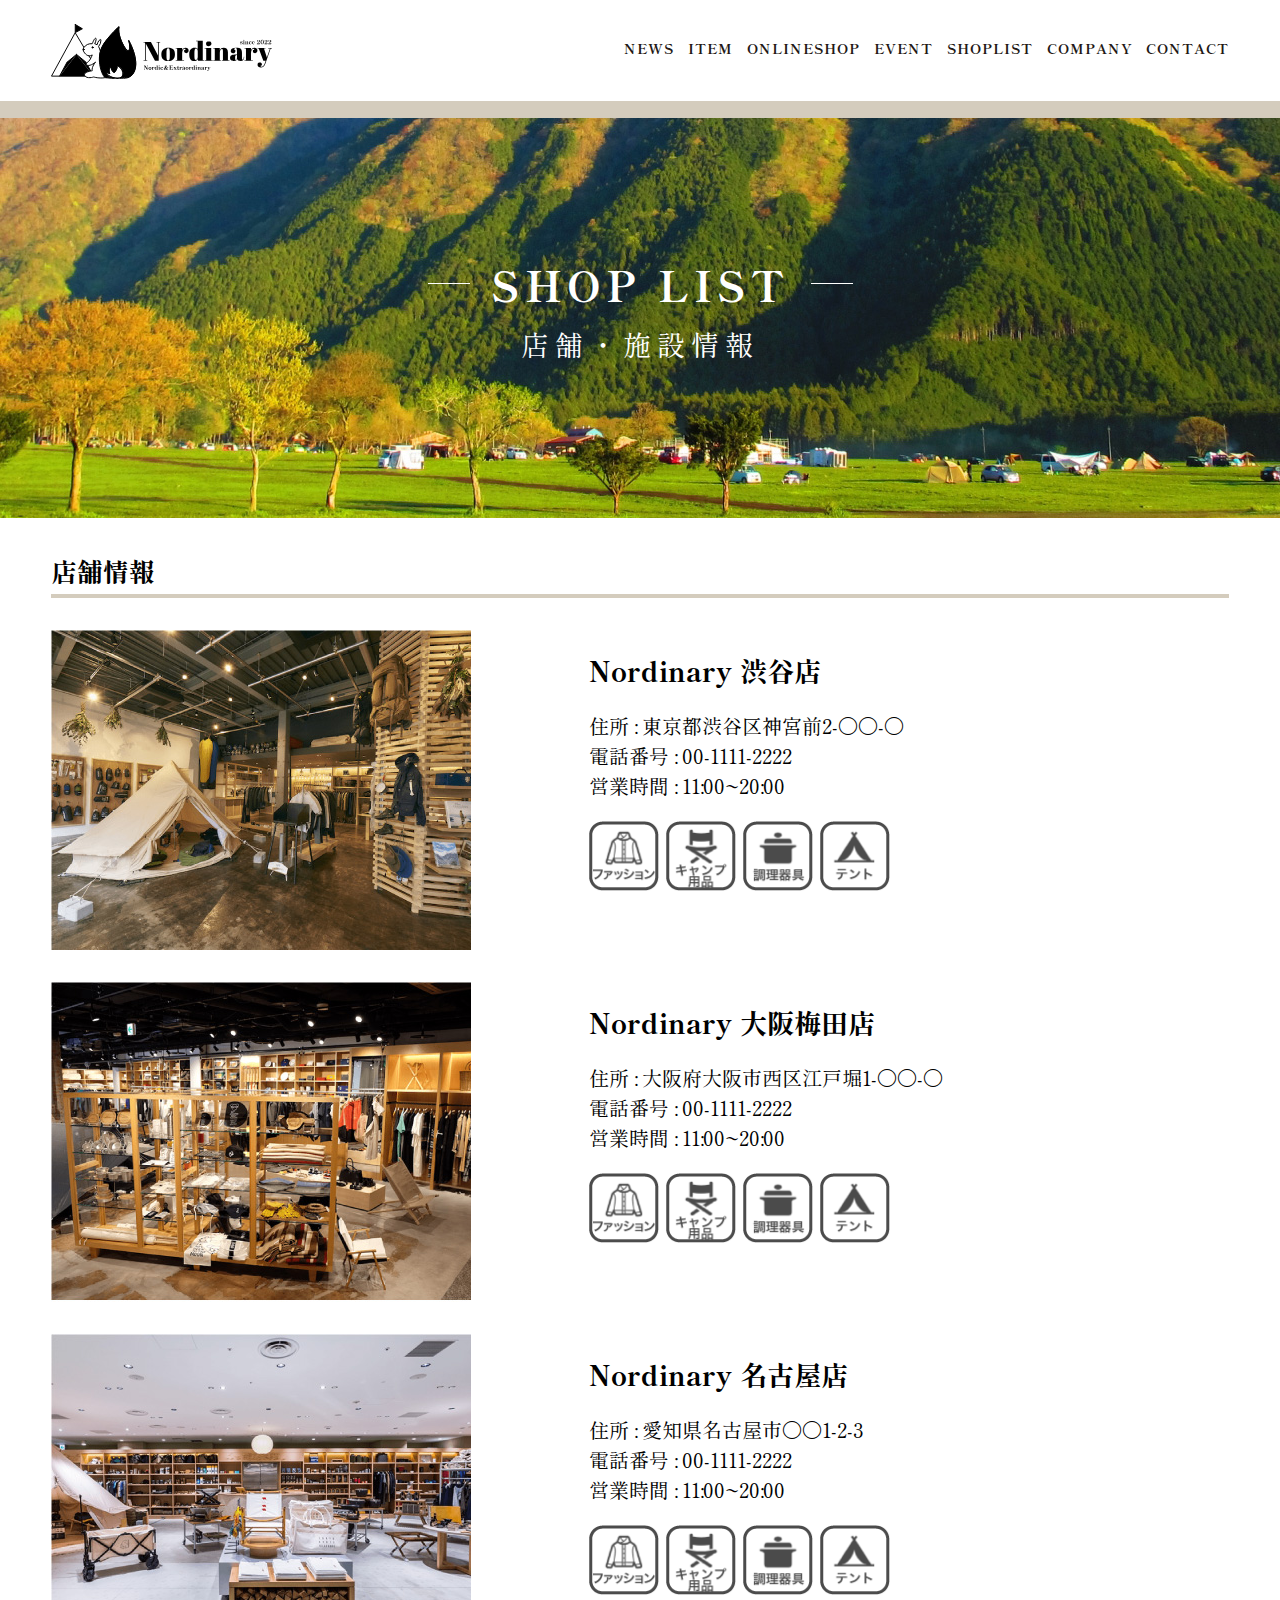
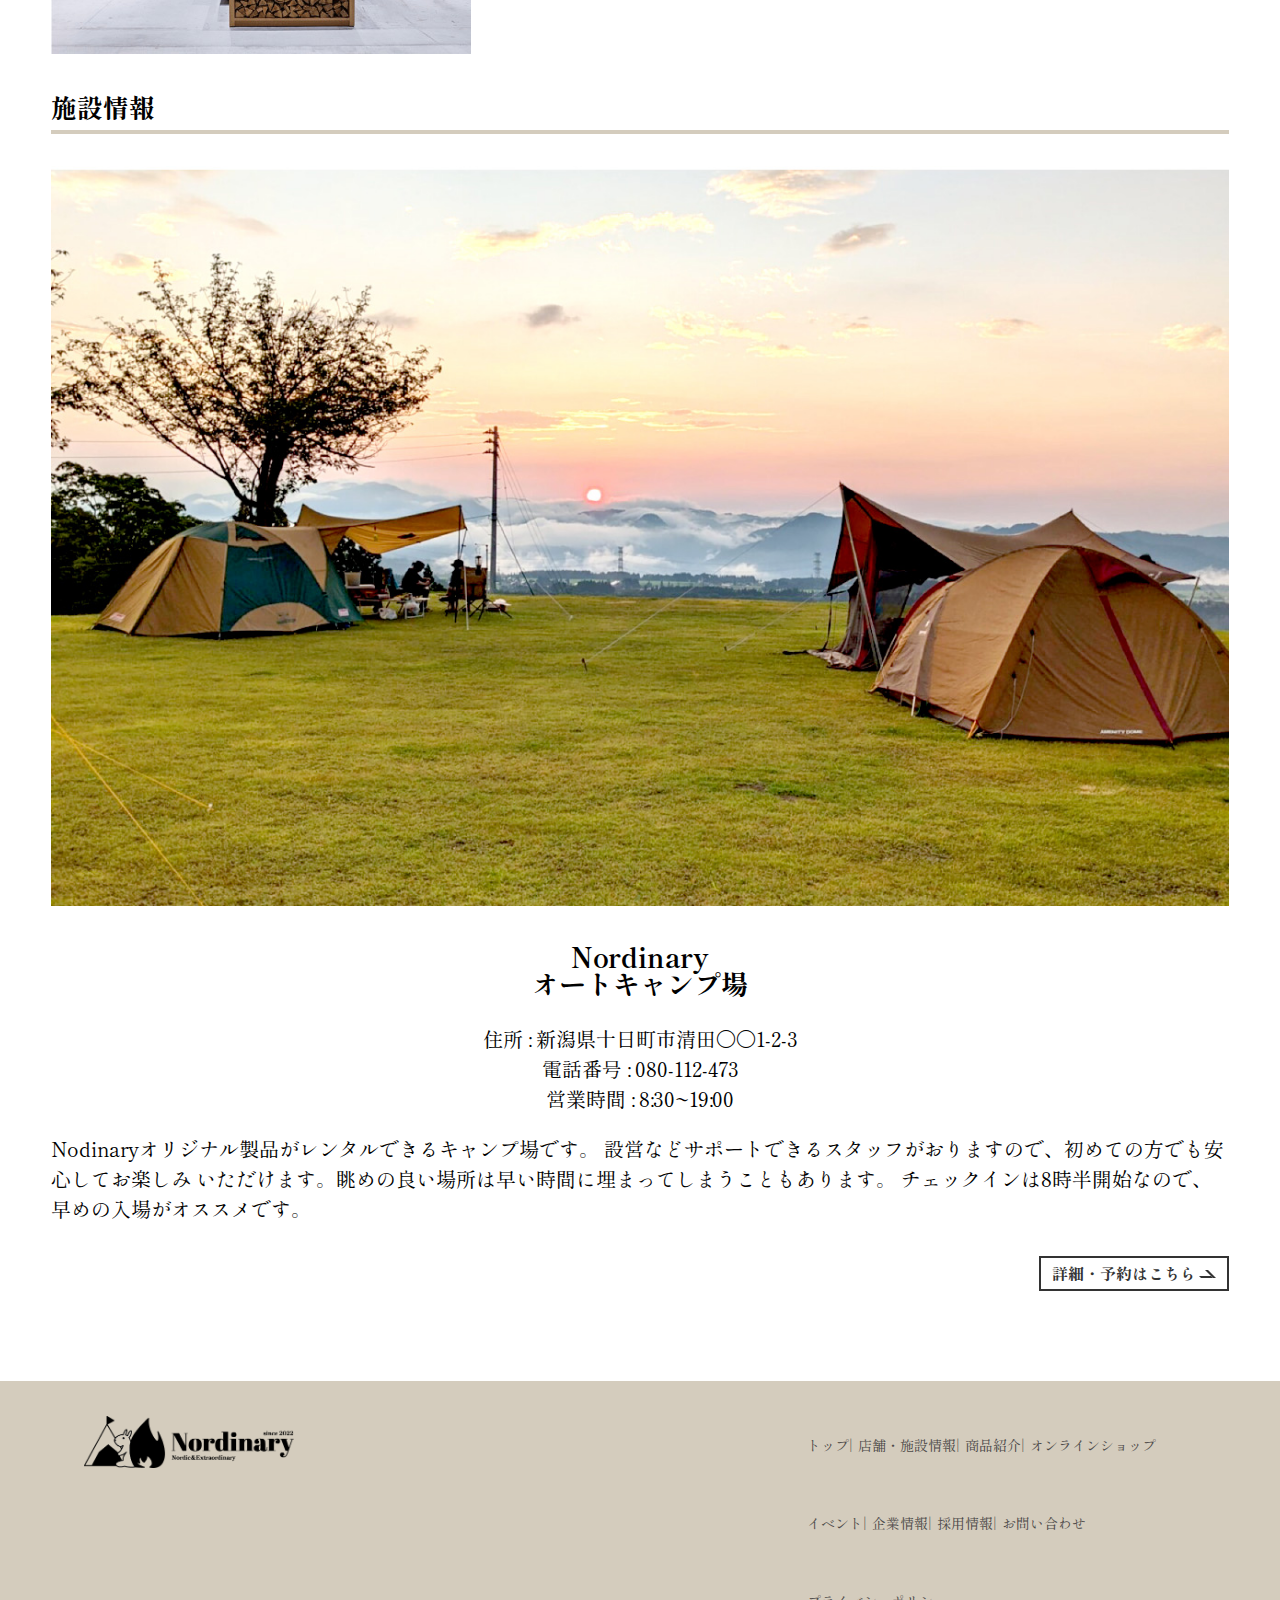
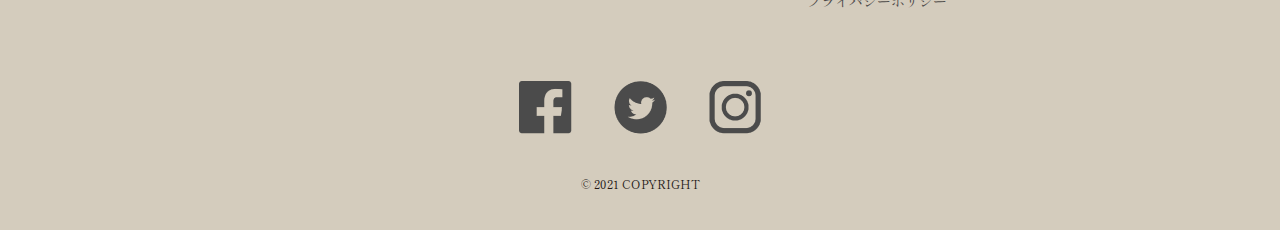
<file: shoplist.html>
<!doctype html>
<html lang="ja">
<head>
<meta charset="UTF-8">
<title>店舗・施設情報</title>
	<meta name="description" content="Nordinary">
    <meta name="viewport" content="width=device-width, initial-scale=1">
    <meta name="robots" content="noindex">
    <!--ファビコン--><!-- 追記-->
	<link rel="icon" type="image/png" href="images/favicon.png">
	<!--css-->
    <link rel="stylesheet" href="css/sanitize.css">
    <link rel="preconnect" href="https://fonts.googleapis.com">
    <link rel="preconnect" href="https://fonts.gstatic.com" crossorigin>
    <link href="https://fonts.googleapis.com/css2?family=Shippori+Mincho:wght@400;800&display=swap" rel="stylesheet">
	<link rel="stylesheet" href="css/style_shoplist.css">
    </head>
    <body>
        <!-- header -->
    <header class="header">
        <div class="wrapper page-header">
        <h1><a href="index.html"><img class="main-logo" src="images/logo.svg" alt="Nordinary TOPページ"></a></h1>
        <!-- メニューバー -->
        <!-- ここからハンバーガーメニュー -->
        <div class="line-list" id="js-hamburger">
            <span></span>
            <span></span>
        </div>  
        <div class="menu-bg" id="js-menu-bg"></div>
        <!-- ここまでハンバーガーメニュー -->
        <nav class="global-nav">
            <ul class="main-nav link-list">
                <li><a href="#news">NEWS</a></li>
                <li><a href="#item">ITEM</a></li>
                <li><a href="#">ONLINESHOP</a></li>
                <li><a href="event.html">EVENT</a></li>
                <li><a href="shoplist.html">SHOPLIST</a></li>
                <li><a href="#"> COMPANY</a></li>
                <li><a href="contact.html">CONTACT</a></li>
            </ul>
        </nav>
    </div>
    </header>
        <!-- top画像 -->
        <div id="shop-list" class="bg-img">
            <div class="page-title">
                <h2 class="ttl">SHOP LIST</h2>
                <p class="sub-ttl">店舗・施設情報</p> 
            </div>
        </div>
        <!-- コンテンツ部分（店舗情報） -->
        <div class="wrapper">
            <div class="shoplist-contents">
                    <div class="title-line">
                        <h2 class="sub-title"> 店舗情報</h2>
                    </div>
                    <div class="shop-content">
                        <img src="images/tenpo1.jpg" alt="渋谷店">
                            <div class="shop-txt">
                                <a href="https://goo.gl/maps/2WAQMNNuvnNuZ9U78">
                                <h3>Nordinary 渋谷店</h3>
                                <p>住所 : 東京都渋谷区神宮前2-〇〇-〇<br>
                                電話番号 : 00-1111-2222<br>
                                営業時間 : 11:00~20:00</p>
                                </a>
                                <div>
                                    <img src="images/shop_icon.png" alt="ファッション">
                                    <img src="images/shop_icon_2.png" alt="テント">
                                    <img src="images/shop_icon_3.png" alt="キャンプ用品">
                                    <img src="images/shop_icon_4.png" alt="調理器具">
                                </div>
                            </div>
                        
                    </div>
                    <div class="shop-content">
                        <img src="images/tenpo2.jpg" alt="大阪梅田店">
                        <div class="shop-txt">
                            <a href="https://goo.gl/maps/2WAQMNNuvnNuZ9U78">
                            <h3>Nordinary 大阪梅田店</h3>
                            <p>住所 : 大阪府大阪市西区江戸堀1-〇〇-〇<br>
                            電話番号 : 00-1111-2222<br>
                            営業時間 : 11:00~20:00</p>
                            </a>
                            <div>
                                <img src="images/shop_icon.png" alt="ファッション">
                                 <img src="images/shop_icon_2.png" alt="テント">
                                 <img src="images/shop_icon_3.png" alt="キャンプ用品">
                                 <img src="images/shop_icon_4.png" alt="調理器具">
                            </div>
                        </div>
                        
                    </div>
                    <div class="shop-content">
                            <img src="images/tenpo3.jpg" alt="名古屋店"> 
                                <div class="shop-txt">
                                    <a href="https://goo.gl/maps/2WAQMNNuvnNuZ9U78">
                                    <h3>Nordinary 名古屋店</h3>
                                    <p>住所 : 愛知県名古屋市〇〇1-2-3<br>
                                    電話番号 : 00-1111-2222<br>
                                    営業時間 : 11:00~20:00</p>
                                    </a>
                                    <div>
                                    <img src="images/shop_icon.png" alt="ファッション">
                                    <img src="images/shop_icon_2.png" alt="テント">
                                    <img src="images/shop_icon_3.png" alt="キャンプ用品">
                                     <img src="images/shop_icon_4.png" alt="調理器具">
                                </div>
                            
                        
                    </div>
                </div>
            
             <!-- コンテンツ部分（施設情報） -->
                <div class="shoplist-contents">
                    <div class="title-line">
                        <h2 class="sub-title"> 施設情報</h2>
                    </div>
                    <img class="shop-img" src="images/camp_place.jpg" alt="Nordinary オートキャンプ場">
                    <div>
                        <div class="shop-txt2">
                            <a href="https://goo.gl/maps/2WAQMNNuvnNuZ9U78">
                            <h3>Nordinary<br> オートキャンプ場</h3>
                            <p>住所 : 新潟県十日町市清田〇〇1-2-3<br>
                                電話番号 : 080-112-473<br>
                                営業時間 : 8:30~19:00</p>
                            </a>
                                <p>Nodinaryオリジナル製品がレンタルできるキャンプ場です。
                                    設営などサポートできるスタッフがおりますので、初めての方でも安心してお楽しみ
                                    いただけます。眺めの良い場所は早い時間に埋まってしまうこともあります。
                                    チェックインは8時半開始なので、早めの入場がオススメです。</p>
                        </div>
                        <div class="btn-right">
                            <a href="#" class="btn">詳細・予約はこちら<div class="arrow"></div></a>
                        </div>
                    </div>
                </div> 
            </div>
        </div>
        <!-- フッター -->
        <!-- footer -->
    <footer>
        <div class="wrapper">
            <div class="page-footer">
            <a href="index.html"><img class="footer-logo" src="images/logofooter.svg" alt="Nordinary TOPページ"></a>
            <nav>
                <!-- footer差し替え -->
                <div class="footer-nav">
                    <p><a href="header.html">トップ</a></p>
                    <p><a href="shoplist.html">  |  店舗・施設情報</a></p>
                    <p><a href="#">  |  商品紹介</a></p>
                    <p><a href="#">  <span class="hidden-bar-res">|</span>  オンラインショップ</a></p>
                    <p><a href="event.html">イベント</a></p>
                    <p><a href="#">  |  企業情報</a></p>
                    <p><a href="#">  |  採用情報</a></p>
                    <p><a href="contact.html">  <span class="hidden-bar-res">|</span>  お問い合わせ</a></p>
                    <p><a href="#">  <span class="hidden-bar">|</span>  プライバシーポリシー</a></p>
                </div>
                <!-- footer差し替え -->
            </nav>
            </div>
                <div class="sns-logo">
                    <a href="#"><img src="images/sns1.png" alt="Facebook"></a>
                    <a href="#"><img src="images/sns2.png" alt="Twitter"></a>
                    <a href="#"><img src="images/sns3.png" alt="Instagram"></a>
                </div>
                <p class="copy-right">© 2021 COPYRIGHT</p>
            
            </div>
        </footer>
    <!-- jquery -->
    <script src="js/jquery-3.6.0.min.js"></script>
    <!-- ハンバーガーメニュー用 -->
    <script>
        $(function() {
            function toggleNav() {
                var body = document.body;
                var hamburger = document.getElementById("js-hamburger");
                var blackBg = document.getElementById("js-menu-bg");
                // クリックしたときにクラス付与
                hamburger.addEventListener("click", function() {
                body.classList.toggle("nav-open");
                hamburger.classList.toggle("active");
                });
                // クリックしたときにクラス付与
                blackBg.addEventListener("click", function() {
                body.classList.remove("nav-open");
                hamburger.classList.remove("active");
                });
            }
            toggleNav();
        });
      </script>
    </body>
</html>
</file>
<file: css/sanitize.css>
/* Document
 * ========================================================================== */

/**
 * Add border box sizing in all browsers (opinionated).
 */

*,
::before,
::after {
  box-sizing: border-box;
}

/**
 * 1. Add text decoration inheritance in all browsers (opinionated).
 * 2. Add vertical alignment inheritance in all browsers (opinionated).
 */

::before,
::after {
  text-decoration: inherit; /* 1 */
  vertical-align: inherit; /* 2 */
}

/**
 * 1. Use the default cursor in all browsers (opinionated).
 * 2. Change the line height in all browsers (opinionated).
 * 3. Use a 4-space tab width in all browsers (opinionated).
 * 4. Remove the grey highlight on links in iOS (opinionated).
 * 5. Prevent adjustments of font size after orientation changes in
 *    IE on Windows Phone and in iOS.
 * 6. Breaks words to prevent overflow in all browsers (opinionated).
 */

html {
  cursor: default; /* 1 */
  line-height: 1.5; /* 2 */
  -moz-tab-size: 4; /* 3 */
  tab-size: 4; /* 3 */
  -webkit-tap-highlight-color: transparent /* 4 */;
  -ms-text-size-adjust: 100%; /* 5 */
  -webkit-text-size-adjust: 100%; /* 5 */
  word-break: break-word; /* 6 */
}

/* Sections
 * ========================================================================== */

/**
 * Remove the margin in all browsers (opinionated).
 */

body {
  margin: 0;
}

/**
 * Correct the font size and margin on `h1` elements within `section` and
 * `article` contexts in Chrome, Edge, Firefox, and Safari.
 */

h1 {
  font-size: 2em;
  margin: 0.67em 0;
}

/* Grouping content
 * ========================================================================== */

/**
 * Remove the margin on nested lists in Chrome, Edge, IE, and Safari.
 */

dl dl,
dl ol,
dl ul,
ol dl,
ul dl {
  margin: 0;
}

/**
 * Remove the margin on nested lists in Edge 18- and IE.
 */

ol ol,
ol ul,
ul ol,
ul ul {
  margin: 0;
}

/**
 * 1. Add the correct sizing in Firefox.
 * 2. Show the overflow in Edge 18- and IE.
 */

hr {
  height: 0; /* 1 */
  overflow: visible; /* 2 */
}

/**
 * Add the correct display in IE.
 */

main {
  display: block;
}

/**
 * Remove the list style on navigation lists in all browsers (opinionated).
 */

nav ol,
nav ul {
  list-style: none;
  padding: 0;
}

/**
 * 1. Correct the inheritance and scaling of font size in all browsers.
 * 2. Correct the odd `em` font sizing in all browsers.
 */

pre {
  font-family: monospace, monospace; /* 1 */
  font-size: 1em; /* 2 */
}

/* Text-level semantics
 * ========================================================================== */

/**
 * Remove the gray background on active links in IE 10.
 */

a {
  background-color: transparent;
}

/**
 * Add the correct text decoration in Edge 18-, IE, and Safari.
 */

abbr[title] {
  text-decoration: underline;
  text-decoration: underline dotted;
}

/**
 * Add the correct font weight in Chrome, Edge, and Safari.
 */

b,
strong {
  font-weight: bolder;
}

/**
 * 1. Correct the inheritance and scaling of font size in all browsers.
 * 2. Correct the odd `em` font sizing in all browsers.
 */

code,
kbd,
samp {
  font-family: monospace, monospace; /* 1 */
  font-size: 1em; /* 2 */
}

/**
 * Add the correct font size in all browsers.
 */

small {
  font-size: 80%;
}

/* Embedded content
 * ========================================================================== */

/*
 * Change the alignment on media elements in all browsers (opinionated).
 */

audio,
canvas,
iframe,
img,
svg,
video {
  vertical-align: middle;
}

/**
 * Add the correct display in IE 9-.
 */

audio,
video {
  display: inline-block;
}

/**
 * Add the correct display in iOS 4-7.
 */

audio:not([controls]) {
  display: none;
  height: 0;
}

/**
 * Remove the border on iframes in all browsers (opinionated).
 */

iframe {
  border-style: none;
}

/**
 * Remove the border on images within links in IE 10-.
 */

img {
  border-style: none;
}

/**
 * Change the fill color to match the text color in all browsers (opinionated).
 */

svg:not([fill]) {
  fill: currentColor;
}

/**
 * Hide the overflow in IE.
 */

svg:not(:root) {
  overflow: hidden;
}

/* Tabular data
 * ========================================================================== */

/**
 * Collapse border spacing in all browsers (opinionated).
 */

table {
  border-collapse: collapse;
}

/* Forms
 * ========================================================================== */

/**
 * Remove the margin on controls in Safari.
 */

button,
input,
select {
  margin: 0;
}

/**
 * 1. Show the overflow in IE.
 * 2. Remove the inheritance of text transform in Edge 18-, Firefox, and IE.
 */

button {
  overflow: visible; /* 1 */
  text-transform: none; /* 2 */
}

/**
 * Correct the inability to style buttons in iOS and Safari.
 */

button,
[type="button"],
[type="reset"],
[type="submit"] {
  -webkit-appearance: button;
}

/**
 * 1. Change the inconsistent appearance in all browsers (opinionated).
 * 2. Correct the padding in Firefox.
 */

fieldset {
  border: 1px solid #a0a0a0; /* 1 */
  padding: 0.35em 0.75em 0.625em; /* 2 */
}

/**
 * Show the overflow in Edge 18- and IE.
 */

input {
  overflow: visible;
}

/**
 * 1. Correct the text wrapping in Edge 18- and IE.
 * 2. Correct the color inheritance from `fieldset` elements in IE.
 */

legend {
  color: inherit; /* 2 */
  display: table; /* 1 */
  max-width: 100%; /* 1 */
  white-space: normal; /* 1 */
}

/**
 * 1. Add the correct display in Edge 18- and IE.
 * 2. Add the correct vertical alignment in Chrome, Edge, and Firefox.
 */

progress {
  display: inline-block; /* 1 */
  vertical-align: baseline; /* 2 */
}

/**
 * Remove the inheritance of text transform in Firefox.
 */

select {
  text-transform: none;
}

/**
 * 1. Remove the margin in Firefox and Safari.
 * 2. Remove the default vertical scrollbar in IE.
 * 3. Change the resize direction in all browsers (opinionated).
 */

textarea {
  margin: 0; /* 1 */
  overflow: auto; /* 2 */
  resize: vertical; /* 3 */
}

/**
 * Remove the padding in IE 10-.
 */

[type="checkbox"],
[type="radio"] {
  padding: 0;
}

/**
 * 1. Correct the odd appearance in Chrome, Edge, and Safari.
 * 2. Correct the outline style in Safari.
 */

[type="search"] {
  -webkit-appearance: textfield; /* 1 */
  outline-offset: -2px; /* 2 */
}

/**
 * Correct the cursor style of increment and decrement buttons in Safari.
 */

::-webkit-inner-spin-button,
::-webkit-outer-spin-button {
  height: auto;
}

/**
 * Correct the text style of placeholders in Chrome, Edge, and Safari.
 */

::-webkit-input-placeholder {
  color: inherit;
  opacity: 0.54;
}

/**
 * Remove the inner padding in Chrome, Edge, and Safari on macOS.
 */

::-webkit-search-decoration {
  -webkit-appearance: none;
}

/**
 * 1. Correct the inability to style upload buttons in iOS and Safari.
 * 2. Change font properties to `inherit` in Safari.
 */

::-webkit-file-upload-button {
  -webkit-appearance: button; /* 1 */
  font: inherit; /* 2 */
}

/**
 * Remove the inner border and padding of focus outlines in Firefox.
 */

::-moz-focus-inner {
  border-style: none;
  padding: 0;
}

/**
 * Restore the focus outline styles unset by the previous rule in Firefox.
 */

:-moz-focusring {
  outline: 1px dotted ButtonText;
}

/**
 * Remove the additional :invalid styles in Firefox.
 */

:-moz-ui-invalid {
  box-shadow: none;
}

/* Interactive
 * ========================================================================== */

/*
 * Add the correct display in Edge 18- and IE.
 */

details {
  display: block;
}

/*
 * Add the correct styles in Edge 18-, IE, and Safari.
 */

dialog {
  background-color: white;
  border: solid;
  color: black;
  display: block;
  height: -moz-fit-content;
  height: -webkit-fit-content;
  height: fit-content;
  left: 0;
  margin: auto;
  padding: 1em;
  position: absolute;
  right: 0;
  width: -moz-fit-content;
  width: -webkit-fit-content;
  width: fit-content;
}

dialog:not([open]) {
  display: none;
}

/*
 * Add the correct display in all browsers.
 */

summary {
  display: list-item;
}

/* Scripting
 * ========================================================================== */

/**
 * Add the correct display in IE 9-.
 */

canvas {
  display: inline-block;
}

/**
 * Add the correct display in IE.
 */

template {
  display: none;
}

/* User interaction
 * ========================================================================== */

/*
 * 1. Remove the tapping delay in IE 10.
 * 2. Remove the tapping delay on clickable elements
      in all browsers (opinionated).
 */

a,
area,
button,
input,
label,
select,
summary,
textarea,
[tabindex] {
  -ms-touch-action: manipulation; /* 1 */
  touch-action: manipulation; /* 2 */
}

/**
 * Add the correct display in IE 10-.
 */

[hidden] {
  display: none;
}

/* Accessibility
 * ========================================================================== */

/**
 * Change the cursor on busy elements in all browsers (opinionated).
 */

[aria-busy="true"] {
  cursor: progress;
}

/*
 * Change the cursor on control elements in all browsers (opinionated).
 */

[aria-controls] {
  cursor: pointer;
}

/*
 * Change the cursor on disabled, not-editable, or otherwise
 * inoperable elements in all browsers (opinionated).
 */

[aria-disabled="true"],
[disabled] {
  cursor: not-allowed;
}

/*
 * Change the display on visually hidden accessible elements
 * in all browsers (opinionated).
 */

[aria-hidden="false"][hidden] {
  display: initial;
}

[aria-hidden="false"][hidden]:not(:focus) {
  clip: rect(0, 0, 0, 0);
  position: absolute;
}
</file>
<file: css/style_shoplist.css>
@charset "UTF-8";

html {
    font-size: 100%;
}
a {
    text-decoration: none;
    color: #000000;
}
img {
    max-width: 100%;
}
ul{
    list-style-type: none;
}
body{
    font-family: 'Shippori Mincho', serif;
}

/* ヘッダー */
.main-logo{
    height: 55px;
}
.main-nav{
    display: flex;
    font-size: 14px;
    margin-top: 38px;
    font-weight: bold;
    letter-spacing: 1px;

}
.main-nav li {
    margin-left: 14px;
}
.main-nav a {
    color:#231815 ;
}
.main-nav a:hover{
    color:#916659 ;
}

.wrapper {
    max-width: 1280px;
    margin: 0 auto;
    padding: 0 4%;
}
.header{
    border-bottom: 17px solid #d4ccbd;
}
.page-header{
    display: flex;
    justify-content: space-between;
    
}

/* フッター */
footer{
    background-color: #d4ccbd;
    padding: 25px;
}
.page-footer{
    display: flex;
    justify-content: space-between;  
}
.footer-logo{
    height: 52px;
    margin: 10px;
}
.footer-nav{
    width: 399px;
    display: flex;
    flex-wrap: wrap;
}
.footer-nav a{
    color: #4c4948;
    font-size: 14px;
}
.footer-nav a:hover{
    color: #ffffff; 
}
.footer-nav p{
    line-height: 45px;
}
.hidden-bar{
    display: none;
}
.copy-right{
    color: #231815;
    font-size: 12px;
    display: flex;
    justify-content: center;
}
.sns-logo{
    display: flex;
    justify-content: center;
    margin: 20px;
}
.sns-logo a{
    margin: 21px;
}


/* top画像部分 */
.bg-img{
    height: 400px;
    background-repeat: no-repeat;
    background-position: center;
    margin-bottom: 35px;

}
.page-title{
    color: #ffffff;
    padding: 100px;
    text-align: center;
    letter-spacing: 6px;
    font-size: 1.75rem;
}
#shop-list{
    background-image: url(../images/shoplisttop.jpg);
}
/* shoplistコンテンツ部分 */
.sub-title{
    font-size: 1.6rem;
    line-height: 5px;/*追加する*/
    font-weight: 700;
}
.title-line{
    border-bottom: 4px solid #d4ccbd;
}

/* ここから店舗・施設情報 */
/* 店舗情報 */
.shoplist-contents{
    margin: 50px 0 90px 0;
    font-size: 2vw;
}

.shop-content{
    display: flex;
    align-items: flex-start;
    margin: 32px 0;
}

.shop-txt{
    width: 60%;
    margin: 0 0 0 10%;
}
.shop-txt h3{
    font-weight: 800;
    font-size: 1.7rem;
    line-height: 27px;
}
.shop-txt p{
    font-size: 1.25rem;
}
.shop-txt a:hover{
    text-decoration: underline;
}
.shop-txt img{
    width: 70px;
    height: 70px;
}
.shop-img{
    margin: 32px 0 10px;
}

.shop-txt2 a{
    text-align: center;
}
.shop-txt2 h3{
    font-family: 'Shippori Mincho', serif;
    font-size: 1.7rem;
    line-height: 27px;
}
.shop-txt2 p{
    font-size: 1.25rem;
}
.shop-txt2 a:hover{
    text-decoration: underline;
}
 /* ここからボタン ---------------*/
 .btn {
    color: #333;
    font-size: 16px;
    font-weight: bold;
    background: transparent;
    /* margin: 0 auto; */
    margin-left: auto;
    margin-top: 2rem;
    padding-right: 20px;
    width: 190px;
    height: 35px;
    text-align: center;
    line-height: 30px;
    border: 2px solid #333;
    position: relative;
    z-index: 1;
    display: block;
    overflow: hidden;
    transition: .3s;
}
.btn::before {
    content: "";
    width: 120%;
    height: 200%;
    position: absolute;
    top: -50%;
    right: 0;
    z-index: -1;
    background: #333;
    border-radius: 0 100% 100% 0;
    transform: translateX(-100%);
    transition: transform ease .3s;
}
.btn:hover {
    color: #fff;
}
.btn:hover::before {
    transform: translateX(10%);
}
.arrow:before,
.arrow:after{
	content:"";
	display:block;
	-webkit-transform:skewX(45deg);
	transform:skewX(45deg);
	position:absolute;
	right:15px;
	bottom:11px;
}
.arrow:before{
	width:12px;
    height:2px;
	background:#333;
}
.arrow:after{
	width:3.2px;
    height:8px;
	background:#333;
}

.btn-right{
    text-align: right;
    margin-bottom: 50px;
}
/* ここまでボタン --------------------------------*/

/* ここからタイトル線 */
.ttl {
    display: flex;
    align-items: center; /* 垂直中心 */
    justify-content: center; /* 水平中心 */
    margin-bottom: -20px;
}
.ttl:before, .ttl:after {
    border-top: 1px solid;
    content: "";
    width: 1em; /* 線の長さ */
}
.ttl:before {
    margin-right: 0.5em; /* 文字の右隣 */
}
.ttl:after {
    margin-left: 0.5em; /* 文字の左隣 */
}
/* ここまでタイトル線 */

/* モバイル */
@media (max-width: 599px){
    h1 {
        margin: 8px 0;
    }    
    .ttl{
        white-space: nowrap;
        font-size: 6vw;
    }
    .sub-title{
        white-space: nowrap;
    }
    .page-title{
        padding: 50px 0px;
    }
    .sub-ttl{
        white-space: nowrap;
        font-size: 5vw;
    }
    .bg-img{
        height: 200px;
    }
    #shop-list{
        background-image: url(../images/shoplisttop_2.jpg);
    }
    .sub-title{
        font-size: 1.2rem;
        line-height: 5px;
    }
    .shop-txt h3{
        font-size: 1.2rem;
    }
    .shop-txt p{
        font-size: 0.8rem;
    }
    .shop-txt2 h3{
        font-size: 1.2rem;
    }
    .shop-txt2 p{
        font-size: 0.8rem;
    }
    .shop-txt img{
        width: 35px;
        height: 35px;
    }
    .main-logo{
        height: 35px;
    }
    /* footer */
    .page-footer {
        display: block;
        text-align: center;
    }
    .footer-nav{
        margin: 0 auto;
    }
    .footer-nav p{
        line-height: 20px;    
    }
    .footer-nav{
        width: 100%;
    }
    /* ここからハンバーガーメニュー */
    .menu {
        position: fixed;
        top: 0;
        right: 0;
        width: 100%;
        height: 40px;
      }
      
      .line-list {
        display: block;
        transition: all 0.4s;
        box-sizing: border-box;
        position: relative;
        width: 40px;
        height: 40px;
        margin-right: 0;
        margin-left: auto;
        z-index: 300;
        cursor: pointer;
      }
      
      /* ハンバーガーメニューの棒 */
      .line-list span {
        display: block;
        transition: all 0.4s;
        box-sizing: border-box;
        position: absolute;
        top: 95%;
        transform: translateY(50%);
        left: 50%;
        transform: translateX(-50%);
        width: 20px;
        height: 1px;
        background: #333;
      }
      .line-list span:nth-child(1) {
        margin-top: -6px;
      }
      .line-list span:nth-child(3) {
        margin-top: 6px;
      }
      
      /* ハンバーガーメニューが開くときに×にする */
      .line-list.active span:nth-child(1) {
        -webkit-transform: translateY(6px) rotate(-45deg);
        transform: translateY(0px) rotate(-45deg);
        left: 10px;
      }
      /* .line-list.active span:nth-child(2) {
        opacity: 0;
      } */
      .line-list.active span:nth-child(2) {
        -webkit-transform: translateY(-6px) rotate(45deg);
        transform: translateY(-6px) rotate(45deg);
        left: 10px;
      }
      
      /* メニューが開いたときの黒い半透明の背景 */
      .menu-bg {
        position: fixed;
        left: 0;
        top: 0;
        width: 100vw;
        height: 100vh;
        z-index: 100;
        opacity: 0;
        visibility: hidden;
        transition: all 0.6s;
        cursor: pointer;
      }
      
      /* メニューの中身 */
      .global-nav {
        position: fixed;
        right: -320px;
        top: 0;
        width: 300px;
        height: 100vh;
        padding-top: 130px;
        background: #fff;
        opacity: 0.8;
        transition: all 0.6s;
        z-index: 200;
        overflow-y: auto;
      }
      .link-list {
        display: block;
        margin: 0;
        padding: 0;
      }
      .link-list li {
        text-align: center;
        padding: 0 14px;
      }
      .link-list li a {
        display: block;
        padding: 20px 0;
        color: #333;
      }
      .link-list li:hover {
        background: #f8f8f8;
      }
      
      /* メニューが横から開く */
      .nav-open .global-nav {
        right: 0;
      }
      
      /* メニューが横から開いた時の背景 */
      .nav-open .menu-bg {
        opacity: 0.8;
        visibility: visible;
      }
    /* ここまでハンバーガーメニュー */
    /* footer */
    .page-footer {
        display: block;
        text-align: center;
    }
    .footer-nav{
        margin: 0 auto;
    }
    .footer-nav p{
        line-height: 20px;    
    }
    .hidden-bar{
        display: inline;
    }    
    .hidden-bar-res{
        display: none;
    }
}
@media(max-width:900px){
    .shop-content{
        flex-direction: column;
        align-items: center;
    }
    .shop-txt{
        margin: 0;
        width: 100%;
        text-align: center;
    } 
    .shop-txt2 a{
        text-align: center;
    }
    .page-footer {
        display: block;
        text-align: center;
    }
}

@media (max-width: 1024px) and (min-width: 600px) {
    h1 {
        margin: 8px 0;
    }
        .main-logo{
        height: 35px;
    }
    /* ここからハンバーガーメニュー */
    .menu {
        position: fixed;
        top: 0;
        right: 0;
        width: 100%;
        height: 40px;
      }
      
      .line-list {
        display: block;
        transition: all 0.4s;
        box-sizing: border-box;
        position: relative;
        width: 40px;
        height: 40px;
        margin-right: 0;
        margin-left: auto;
        z-index: 300;
        cursor: pointer;
      }
      
      /* ハンバーガーメニューの棒 */
      .line-list span {
        display: block;
        transition: all 0.4s;
        box-sizing: border-box;
        position: absolute;
        top: 95%;
        transform: translateY(50%);
        left: 50%;
        transform: translateX(-50%);
        width: 20px;
        height: 1px;
        background: #333;
      }
      .line-list span:nth-child(1) {
        margin-top: -6px;
      }
      .line-list span:nth-child(3) {
        margin-top: 6px;
      }
      
      /* ハンバーガーメニューが開くときに×にする */
      .line-list.active span:nth-child(1) {
        -webkit-transform: translateY(6px) rotate(-45deg);
        transform: translateY(0px) rotate(-45deg);
        left: 10px;
      }
      /* .line-list.active span:nth-child(2) {
        opacity: 0;
      } */
      .line-list.active span:nth-child(2) {
        -webkit-transform: translateY(-6px) rotate(45deg);
        transform: translateY(-6px) rotate(45deg);
        left: 10px;
      }
      
      /* メニューが開いたときの黒い半透明の背景 */
      .menu-bg {
        position: fixed;
        left: 0;
        top: 0;
        width: 100vw;
        height: 100vh;
        z-index: 100;
        opacity: 0;
        visibility: hidden;
        transition: all 0.6s;
        cursor: pointer;
      }
      
      /* メニューの中身 */
      .global-nav {
        position: fixed;
        right: -320px;
        top: 0;
        width: 300px;
        height: 100vh;
        padding-top: 68px;
        background: #fff;
        opacity: 0.8;
        transition: all 0.6s;
        z-index: 200;
        overflow-y: auto;
      }
      .link-list {
        display: block;
        margin: 0;
        padding: 0;
      }
      .link-list li {
        text-align: center;
        padding: 0 14px;
      }
      .link-list li a {
        display: block;
        padding: 20px 0;
        color: #333;
      }
      .link-list li:hover {
        background: #f8f8f8;
      }
      
      /* メニューが横から開く */
      .nav-open .global-nav {
        right: 0;
      }
      
      /* メニューが横から開いた時の背景 */
      .nav-open .menu-bg {
        opacity: 0.8;
        visibility: visible;
      }
    /* ここまでハンバーガーメニュー */
    /* footer */
    .page-footer {
        display: block;
        text-align: center;
    }
    .footer-nav{
        margin: 0 auto;
    }
    .footer-nav p{
        line-height: 20px;    
    }
    }
</file>
